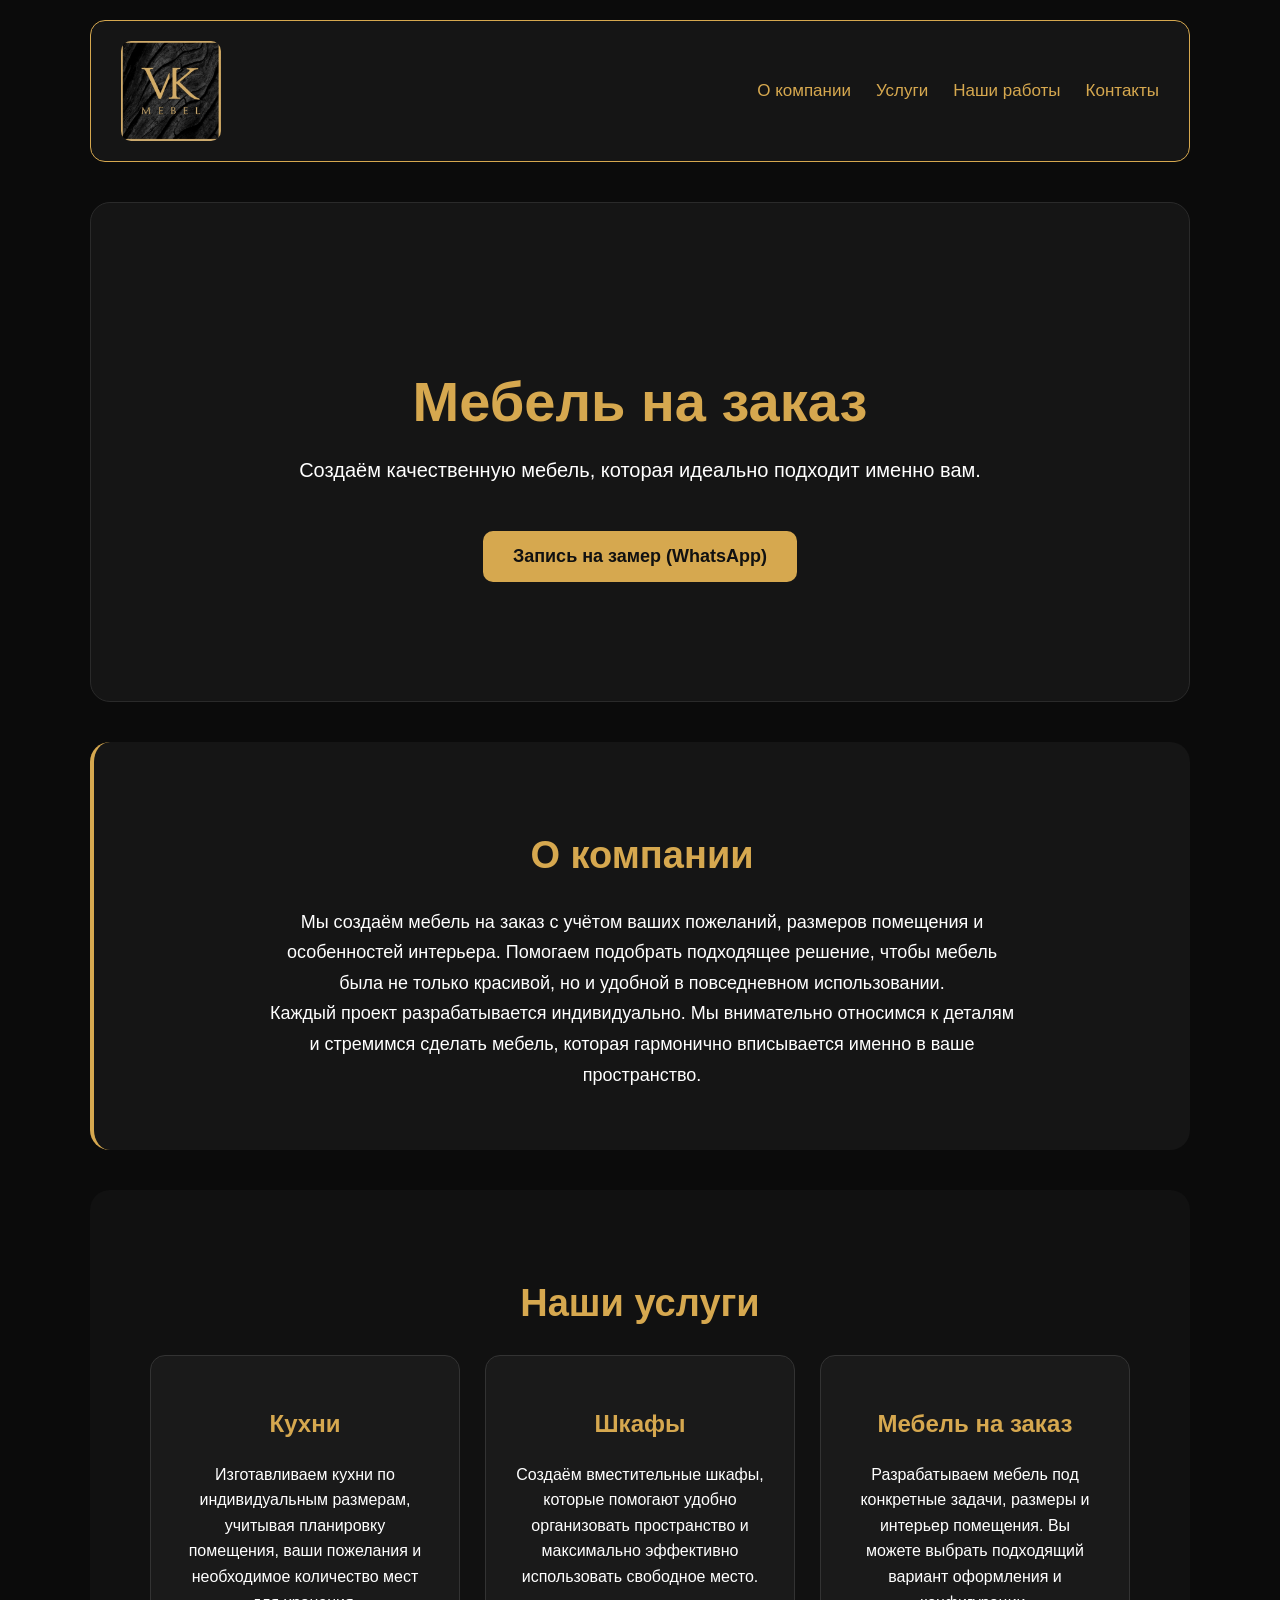
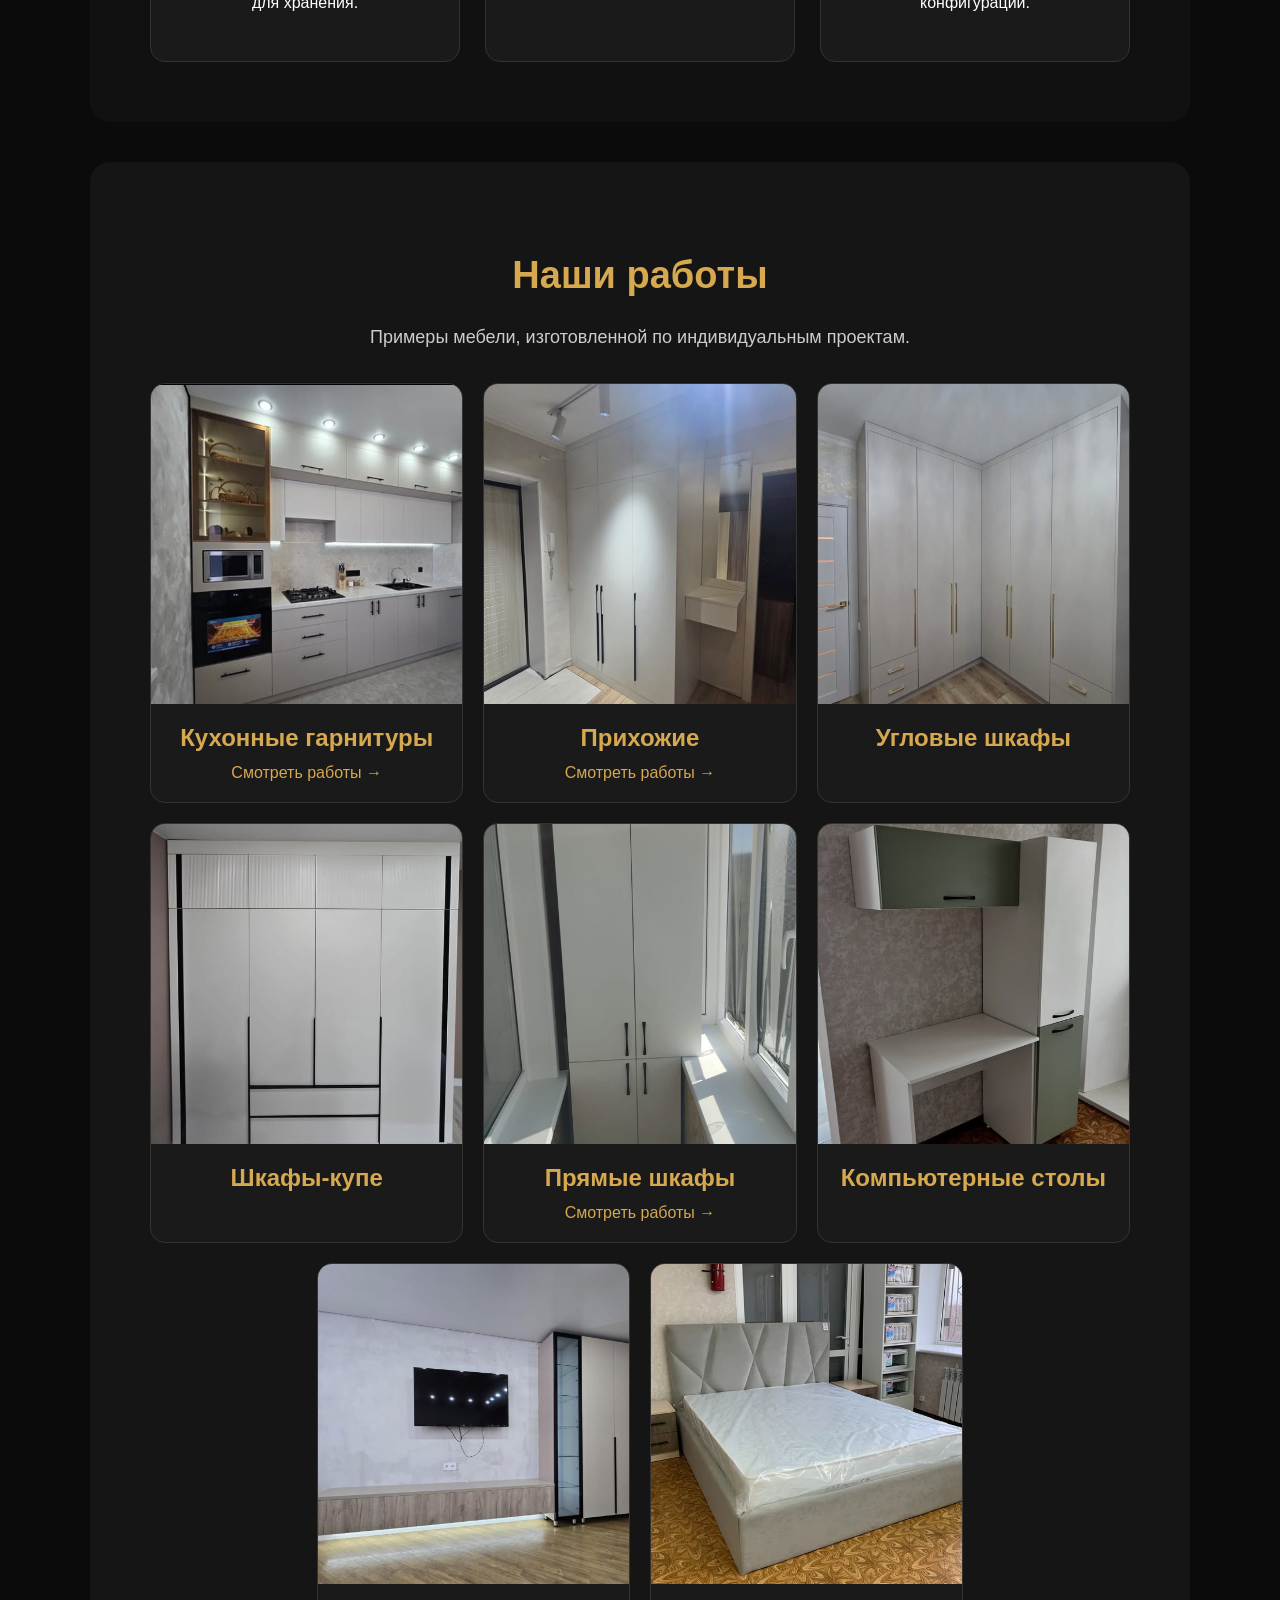
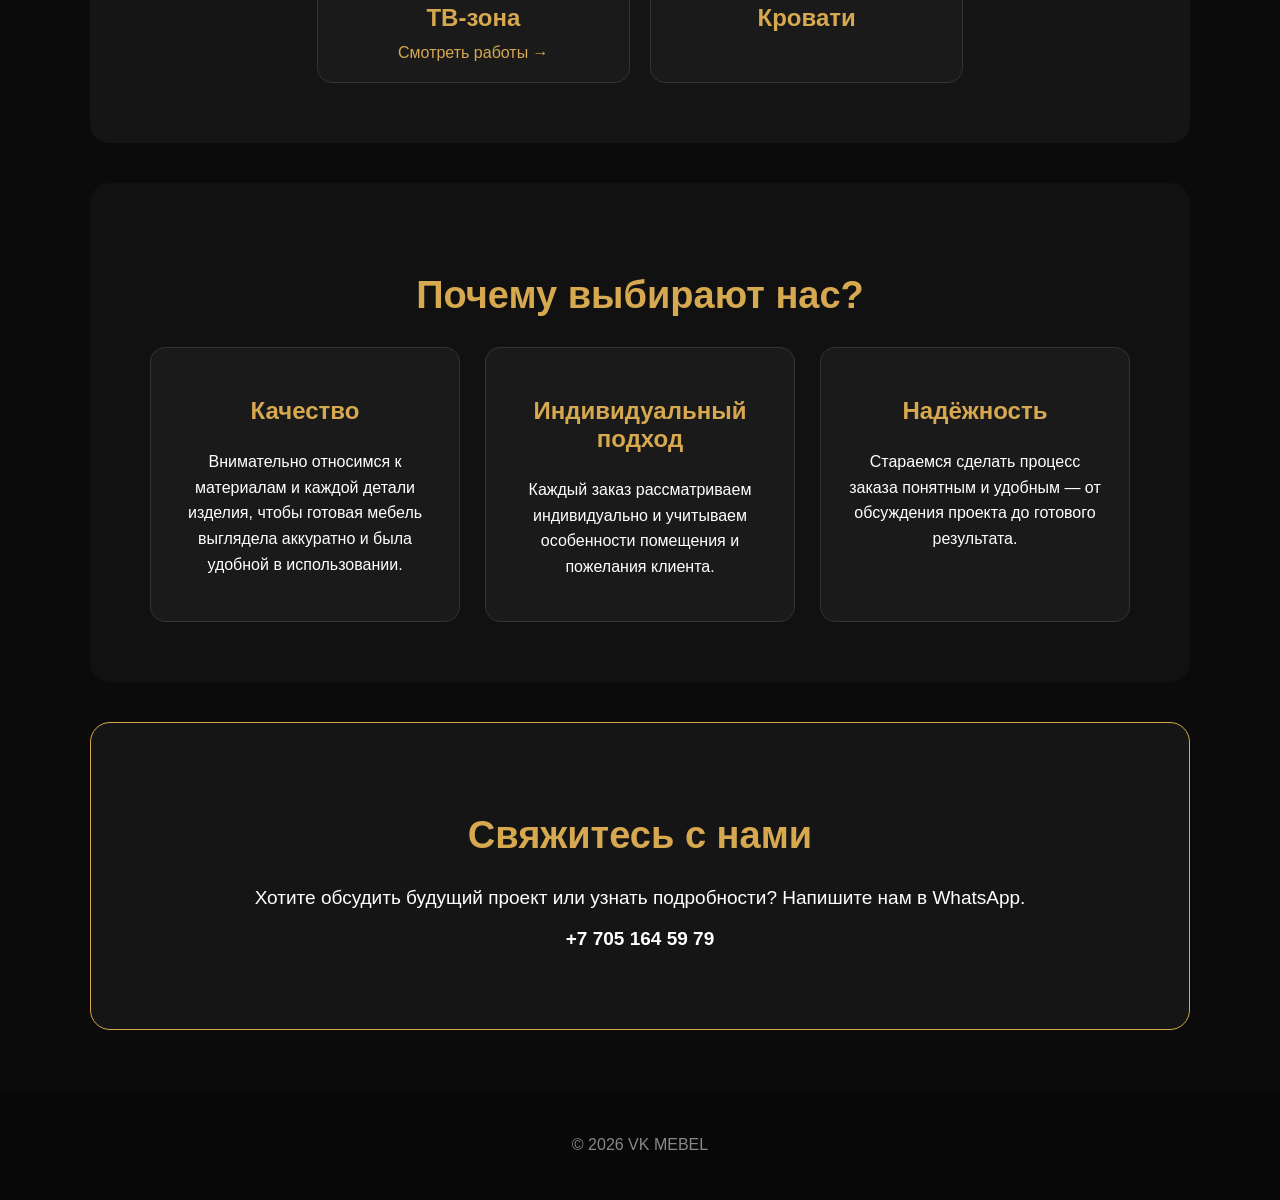
<file: index.html>
<!DOCTYPE html>
<html lang="ru">
<head>
    <meta charset="UTF-8">
    <meta name="viewport" content="width=device-width, initial-scale=1.0">

    <title>VK MEBEL — Мебель на заказ</title>

    <link rel="stylesheet" href="style.css">
</head>

<body>

    <!-- ШАПКА -->
    <header class="header">
        <img src="images/logo.png" alt="VK MEBEL" class="logo">

        <nav class="navigation">
            <a href="#about">О компании</a>
            <a href="#services">Услуги</a>
            <a href="#works">Наши работы</a>
            <a href="#contacts">Контакты</a>
        </nav>
    </header>


    <!-- ГЛАВНЫЙ ЭКРАН -->
    <section class="hero">

        <div class="hero-content">
            <h1>Мебель на заказ</h1>

            <p>
                Создаём качественную мебель,
                которая идеально подходит именно вам.
            </p>

            <a href="https://wa.me/77051645979" class="button" target="_blank">
    Запись на замер (WhatsApp)
</a>
        </div>

    </section>


    <!-- О КОМПАНИИ -->
    <section class="about" id="about">

        <h2>О компании</h2>

       <p>
    Мы создаём мебель на заказ с учётом ваших пожеланий,
    размеров помещения и особенностей интерьера.
    Помогаем подобрать подходящее решение, чтобы мебель
    была не только красивой, но и удобной в повседневном использовании.
</p>

<p>
    Каждый проект разрабатывается индивидуально.
    Мы внимательно относимся к деталям и стремимся сделать
    мебель, которая гармонично вписывается именно в ваше пространство.
</p>

    </section>


    <!-- УСЛУГИ -->
    <section class="services" id="services">

        <h2>Наши услуги</h2>

        <div class="services-container">

            <div class="service-card">
                <h3>Кухни</h3>
                <p>
    Изготавливаем кухни по индивидуальным размерам,
    учитывая планировку помещения, ваши пожелания
    и необходимое количество мест для хранения.
</p>
            </div>

            <div class="service-card">
                <h3>Шкафы</h3>
               <p>
    Создаём вместительные шкафы, которые помогают
    удобно организовать пространство и максимально
    эффективно использовать свободное место.
</p>
            </div>

            <div class="service-card">
                <h3>Мебель на заказ</h3>
                <p>
    Разрабатываем мебель под конкретные задачи,
    размеры и интерьер помещения. Вы можете выбрать
    подходящий вариант оформления и конфигурации.
</p>
            </div>

        </div>

    </section>


    <!-- НАШИ РАБОТЫ -->
    <section class="works" id="works">

    <h2>Наши работы</h2>

    <p class="works-description">
        Примеры мебели, изготовленной по индивидуальным проектам.
    </p>

    <div class="works-container">

    <a href="kitchens.html" class="work-card work-link">
    <img src="images/kitchen.png" alt="Кухонные гарнитуры">

    <h3>Кухонные гарнитуры</h3>

    <span class="view-gallery">
        Смотреть работы →
    </span>
</a>

    <a href="hallways.html" class="work-card work-link">
    <img src="images/hallway.png" alt="Прихожие">

    <h3>Прихожие</h3>

    <span class="view-gallery">
        Смотреть работы →
    </span>
</a>

    <div class="work-card">
        <img src="images/corner-wardrobe.png" alt="Угловые шкафы">
        <h3>Угловые шкафы</h3>
    </div>

    <div class="work-card">
        <img src="images/cupe-wardrobe.png" alt="Шкафы-купе">
        <h3>Шкафы-купе</h3>
    </div>

    <a href="straight-wardrobes.html" class="work-card work-link">
    <img src="images/straight-wardrobe.png" alt="Прямые шкафы">
    <h3>Прямые шкафы</h3>

    <span class="view-gallery">
        Смотреть работы →
    </span>
</a>

    <div class="work-card">
        <img src="images/computer-table.png" alt="Компьютерные столы">
        <h3>Компьютерные столы</h3>
    </div>

    <a href="tv-areas.html" class="work-card work-link">
    <img src="images/tv-area.png" alt="ТВ-зона">
    <h3>ТВ-зона</h3>

    <span class="view-gallery">
        Смотреть работы →
    </span>
</a>

    <div class="work-card">
        <img src="images/bed.png" alt="Кровати">
        <h3>Кровати</h3>
    </div>

</div>

</section>


    <!-- ПОЧЕМУ МЫ -->
    <section class="advantages">

        <h2>Почему выбирают нас?</h2>

        <div class="advantages-container">

            <div class="advantage">
                <h3>Качество</h3>
                <p>
    Внимательно относимся к материалам и каждой детали
    изделия, чтобы готовая мебель выглядела аккуратно
    и была удобной в использовании.
</p>
            </div>

            <div class="advantage">
                <h3>Индивидуальный подход</h3>
                <p>
    Каждый заказ рассматриваем индивидуально и учитываем
    особенности помещения и пожелания клиента.
</p>
            </div>

            <div class="advantage">
                <h3>Надёжность</h3>
                <p>
    Стараемся сделать процесс заказа понятным и удобным —
    от обсуждения проекта до готового результата.
</p>
            </div>

        </div>

    </section>


    <!-- КОНТАКТЫ -->
    <section class="contacts" id="contacts">

    <h2>Свяжитесь с нами</h2>

    <p>
        Хотите обсудить будущий проект или узнать подробности?
        Напишите нам в WhatsApp.
    </p>

    <p>
        <strong>+7 705 164 59 79</strong>
    </p>

</section>


    <!-- ПОДВАЛ -->
    <footer class="footer">

        <p>© 2026 VK MEBEL</p>

    </footer>

</body>
</html>
</file>
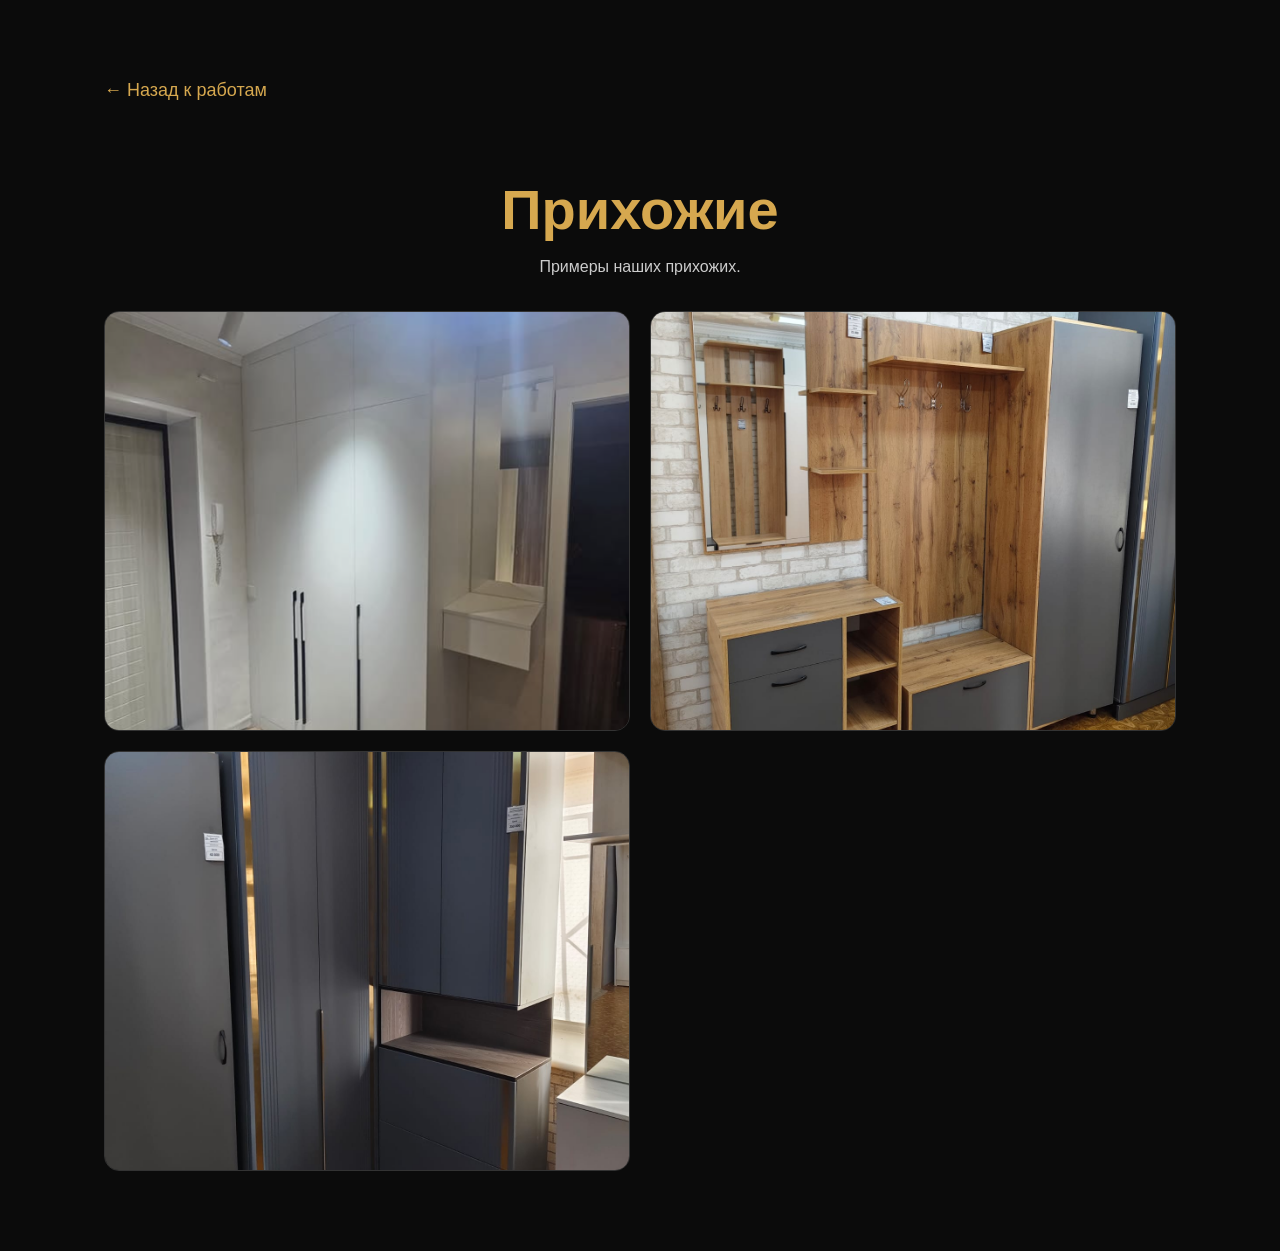
<file: hallways.html>
<!DOCTYPE html>
<html lang="ru">
<head>
    <meta charset="UTF-8">
    <meta name="viewport" content="width=device-width, initial-scale=1.0">
    <title>Прихожие — VK MEBEL</title>
    <link rel="stylesheet" href="style.css">
</head>
<body>

    <section class="gallery-page">

        <a href="index.html#works" class="back-link">← Назад к работам</a>

        <h1>Прихожие</h1>

        <p class="gallery-description">
            Примеры наших прихожих.
        </p>

        <div class="gallery-grid">


    <img src="images/hallway.png" alt="Прихожая">

    <img src="images/hallway-2.jfif" alt="Прихожая">

    <img src="images/hallway-3.jfif" alt="Прихожая">

</div>            



    </section>

</body>
</html>
</file>
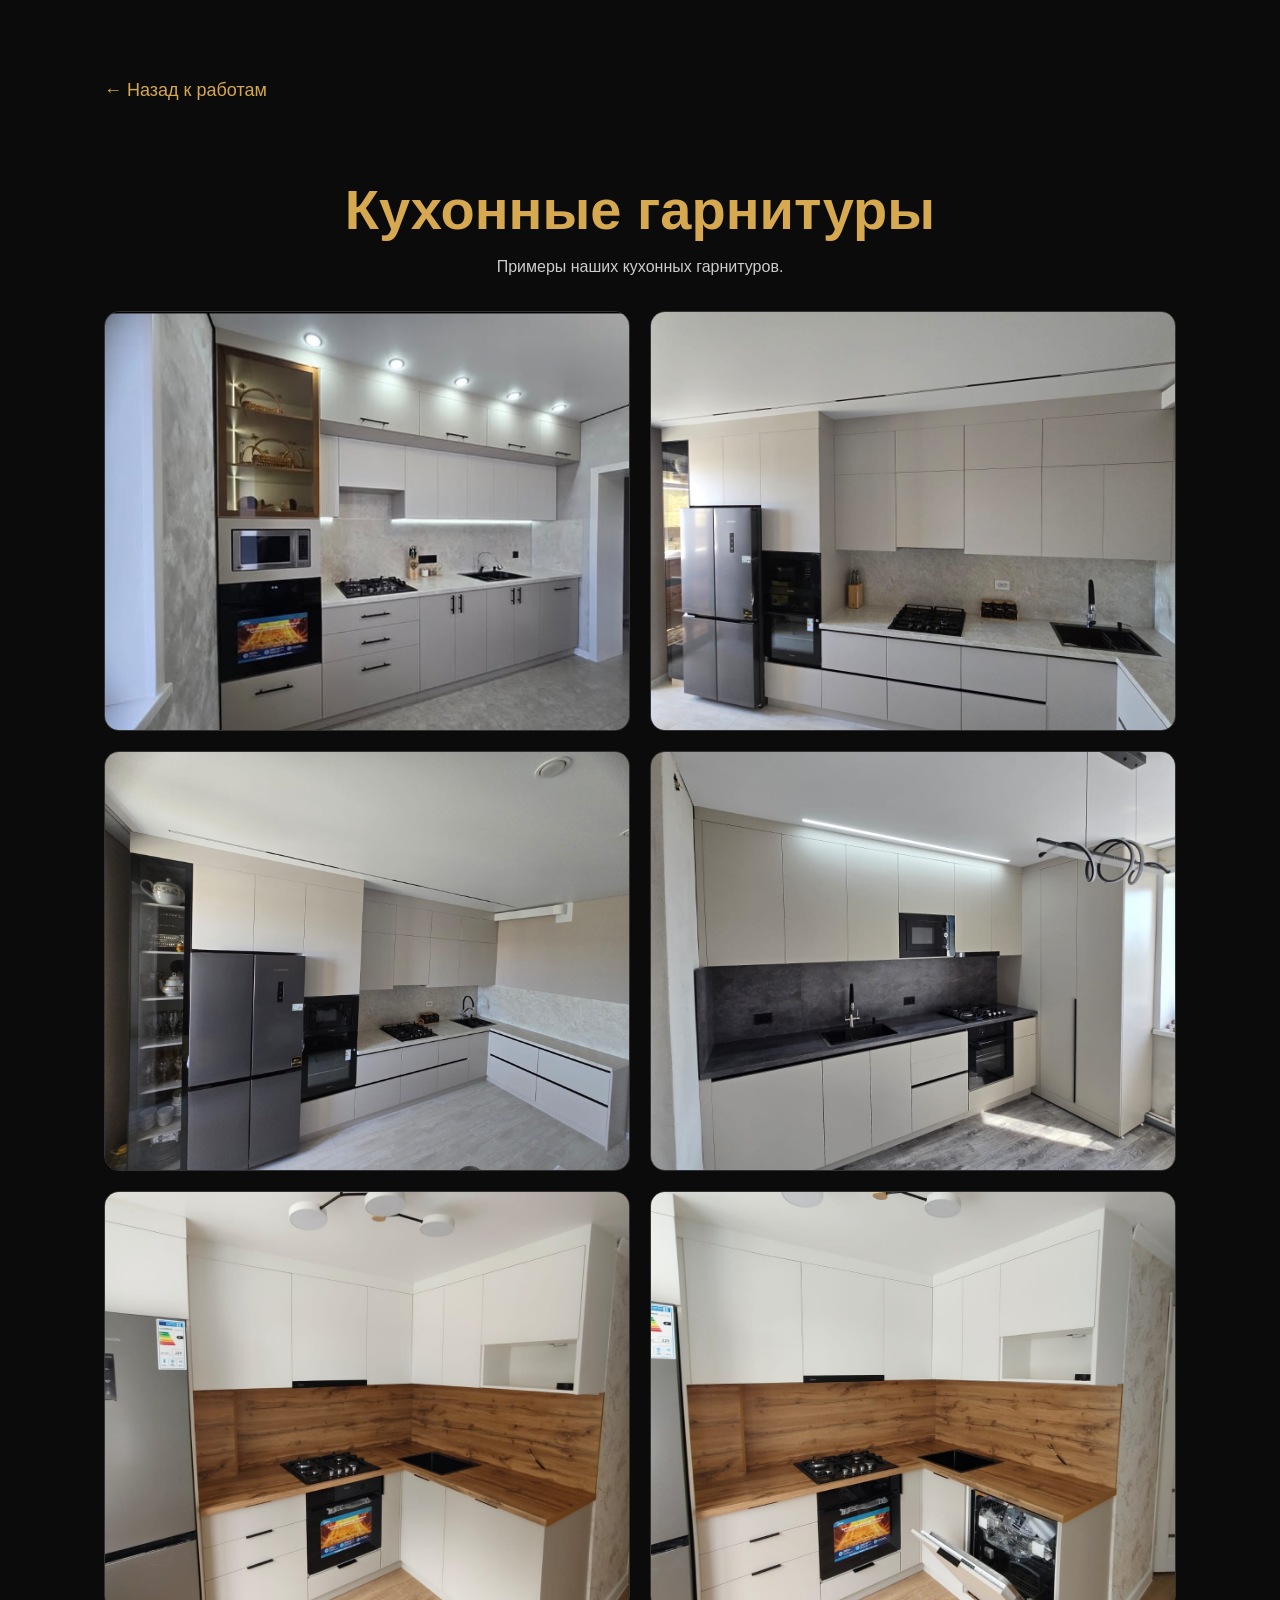
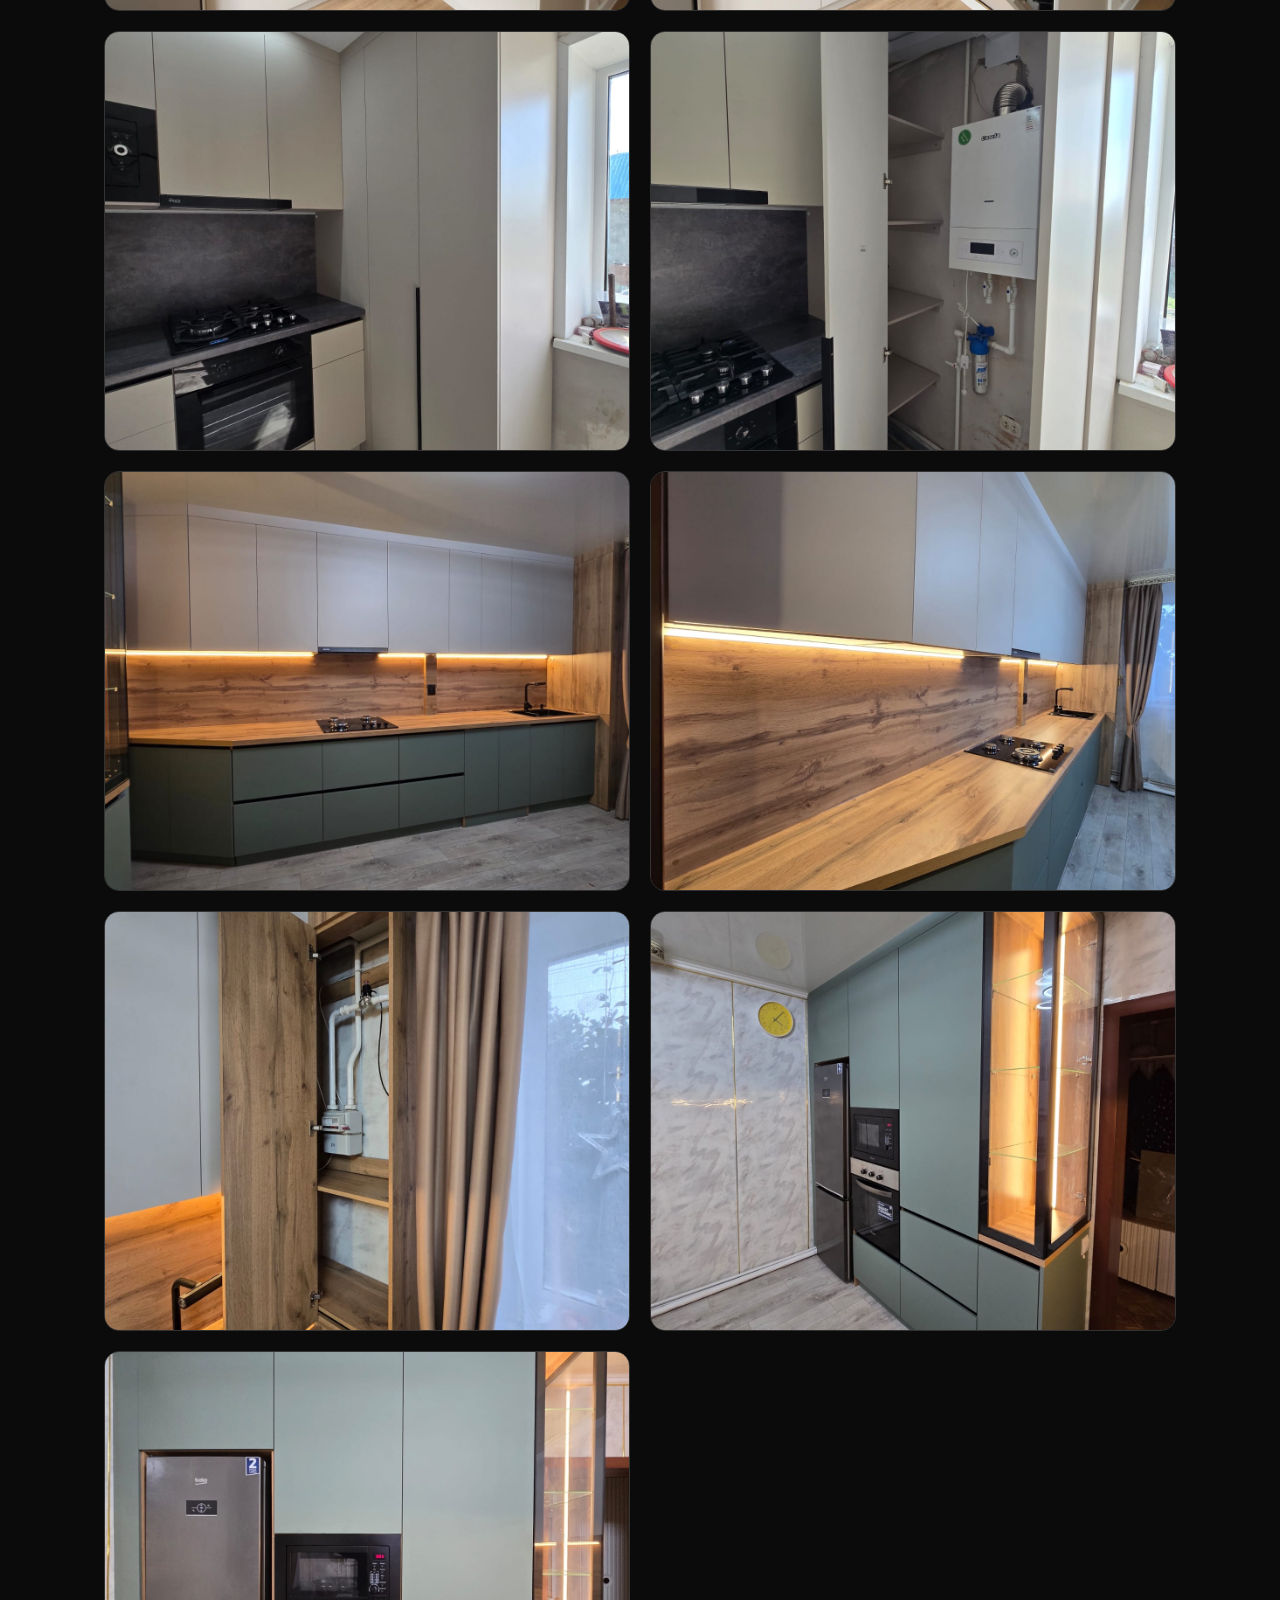
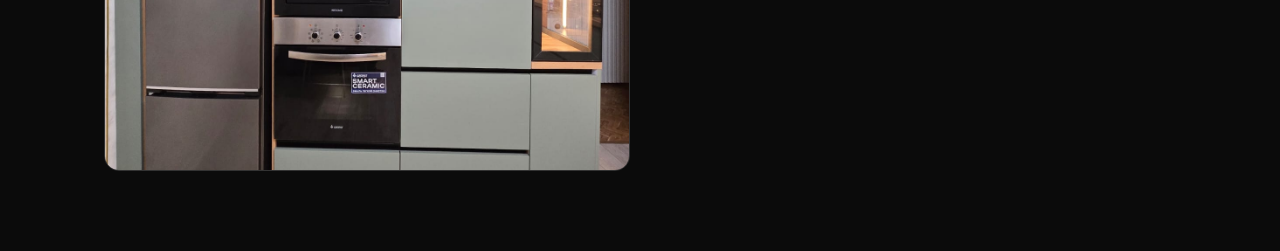
<file: kitchens.html>
<!DOCTYPE html>
<html lang="ru">
<head>
    <meta charset="UTF-8">
    <meta name="viewport" content="width=device-width, initial-scale=1.0">
    <title>Кухонные гарнитуры — VK MEBEL</title>
    <link rel="stylesheet" href="style.css">
</head>
<body>

    <section class="gallery-page">

        <a href="index.html#works" class="back-link">← Назад к работам</a>

        <h1>Кухонные гарнитуры</h1>

        <p class="gallery-description">
            Примеры наших кухонных гарнитуров.
        </p>

        <div class="gallery-grid">

            <img src="images/kitchen.png" alt="Кухонный гарнитур">

            <img src="images/kitchen-2.jfif" alt="Кухонный гарнитур">

            <img src="images/kitchen-3.jfif" alt="Кухонный гарнитур">

            <img src="images/kitchen-4.jfif" alt="Кухонный гарнитур">

            <img src="images/kitchen-5.jfif" alt="Кухонный гарнитур">

            <img src="images/kitchen-7.jfif" alt="Кухонный гарнитур">

            <img src="images/straight-wardrobe-4.jfif" alt="Кухонный гарнитур">
            
            <img src="images/kitchen-6.jfif" alt="Кухонный гарнитур">
            
            <img src="images/kitchen-8.jfif" alt="Кухонный гарнитур">

            <img src="images/kitchen-9.jfif" alt="Кухонный гарнитур">

            <img src="images/kitchen-10.jfif" alt="Кухонный гарнитур">

            <img src="images/kitchen-11.jfif" alt="Кухонный гарнитур">

            <img src="images/kitchen-12.jfif" alt="Кухонный гарнитур">

        </div>

    </section>

</body>
</html>
</file>
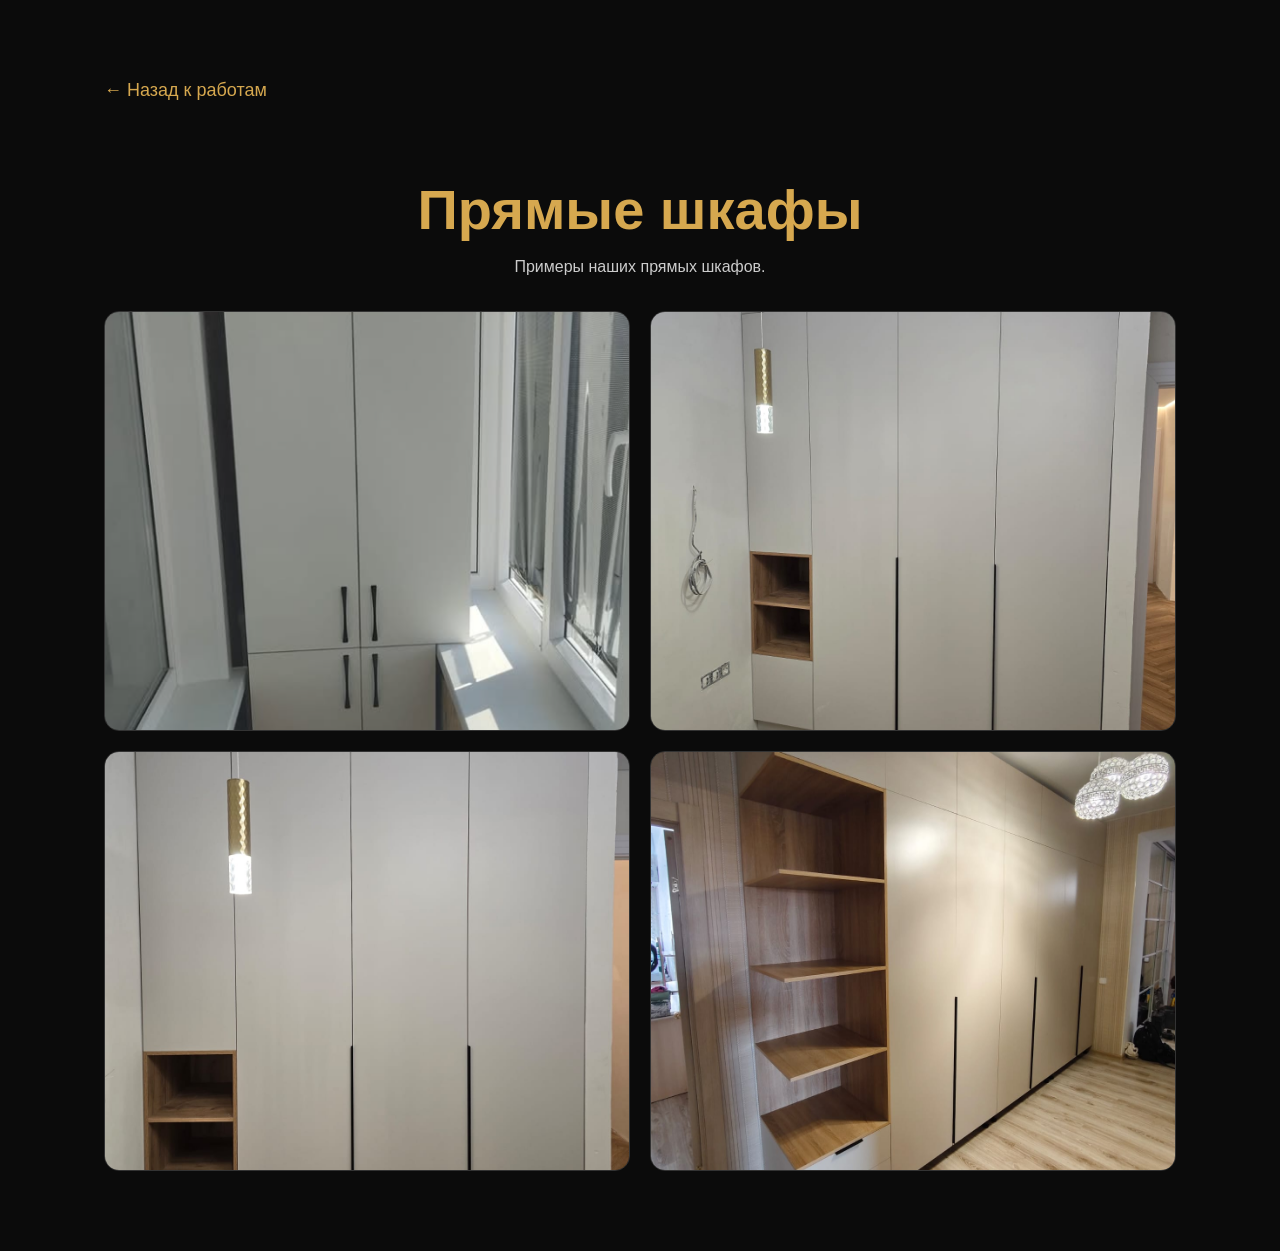
<file: straight-wardrobes.html>
<!DOCTYPE html>
<html lang="ru">
<head>
    <meta charset="UTF-8">
    <meta name="viewport" content="width=device-width, initial-scale=1.0">
    <title>Прямые шкафы — VK MEBEL</title>
    <link rel="stylesheet" href="style.css">
</head>
<body>

    <section class="gallery-page">

        <a href="index.html#works" class="back-link">← Назад к работам</a>

        <h1>Прямые шкафы</h1>

        <p class="gallery-description">
            Примеры наших прямых шкафов.
        </p>

        <div class="gallery-grid">

            <img src="images/straight-wardrobe.png" alt="Прямой шкаф">

            <img src="images/straight-wardrobe-2.jfif" alt="Прямой шкаф">

            <img src="images/straight-wardrobe-3.jfif" alt="Прямой шкаф">

            <img src="images/straight-wardrobe-5.jfif" alt="Прямой шкаф">

        </div>

    </section>

</body>
</html>
</file>
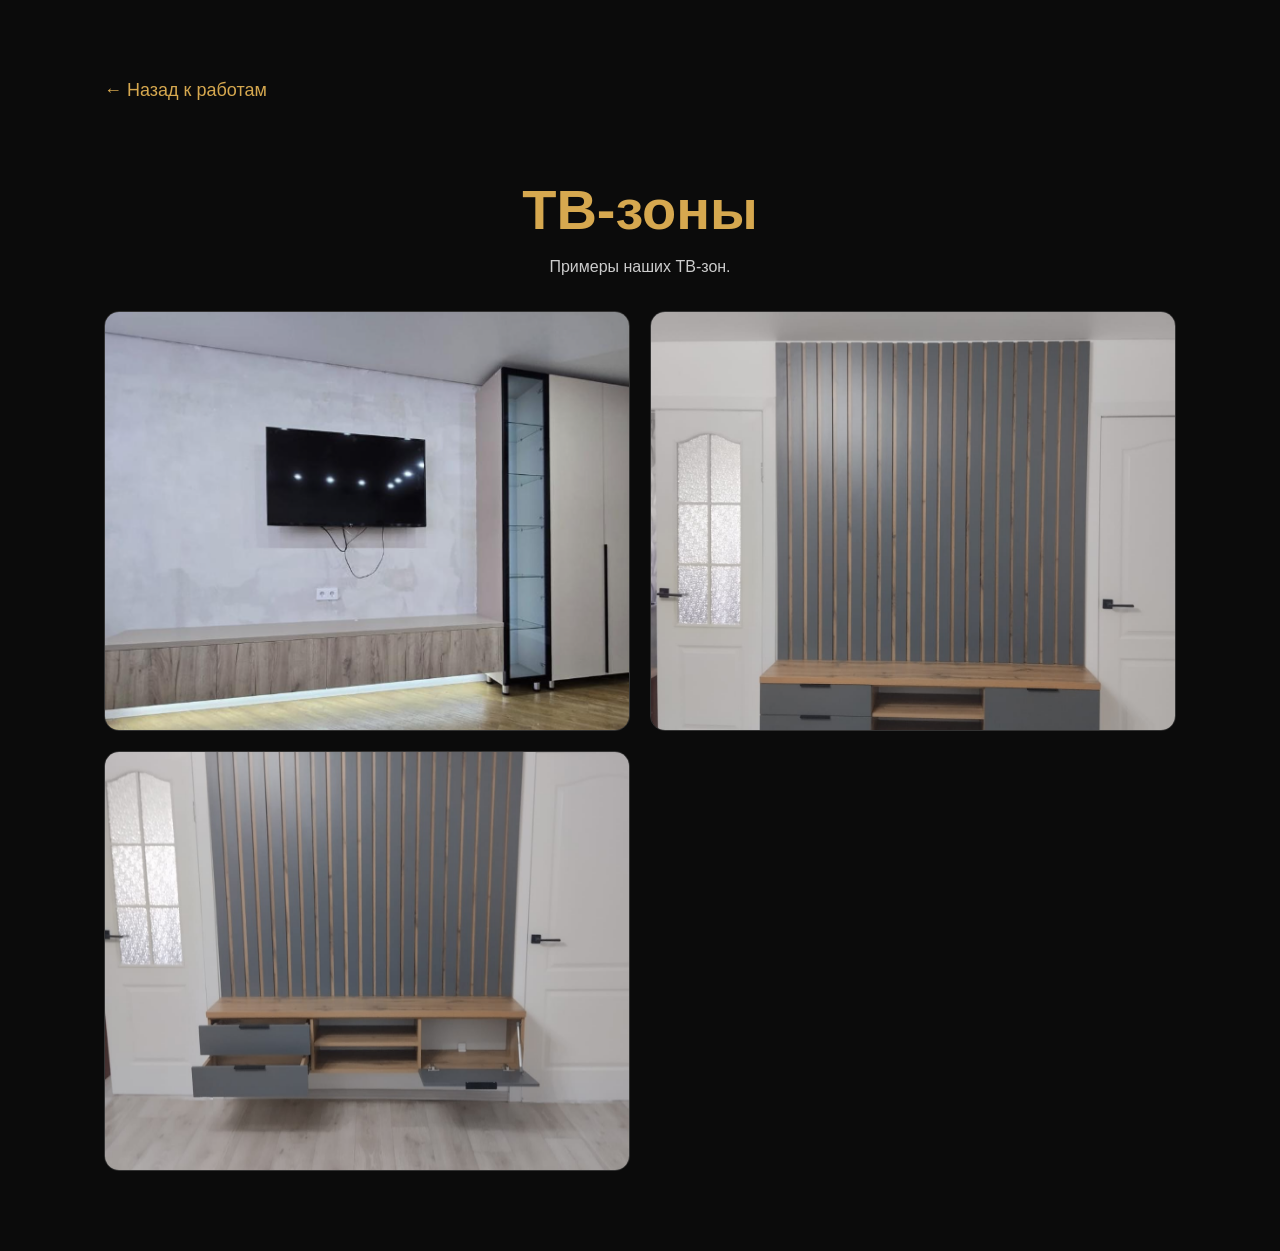
<file: tv-areas.html>
<!DOCTYPE html>
<html lang="ru">
<head>
    <meta charset="UTF-8">
    <meta name="viewport" content="width=device-width, initial-scale=1.0">
    <title>ТВ-зоны — VK MEBEL</title>
    <link rel="stylesheet" href="style.css">
</head>
<body>

    <section class="gallery-page">

        <a href="index.html#works" class="back-link">← Назад к работам</a>

        <h1>ТВ-зоны</h1>

        <p class="gallery-description">
            Примеры наших ТВ-зон.
        </p>

        <div class="gallery-grid">

            <img src="images/tv-area.png" alt="ТВ-зона">

            <img src="images/tv-area-2.jfif" alt="ТВ-зона">

            <img src="images/tv-area-3.jfif" alt="ТВ-зона">

        </div>

    </section>

</body>
</html>
</file>
<file: style.css>
/* ОСНОВНЫЕ НАСТРОЙКИ */

* {
    box-sizing: border-box;
}

html {
    scroll-behavior: smooth;
}

body {
    margin: 0;
    background-color: #0b0b0b;
    color: #ffffff;
    font-family: Arial, sans-serif;
}


/* ОБЩИЕ НАСТРОЙКИ СЕКЦИЙ */

section {
    width: 90%;
    max-width: 1100px;
    margin: 40px auto;
    padding: 60px;
    border-radius: 20px;
}


/* ЗАГОЛОВКИ */

h1,
h2,
h3 {
    color: #d6a84f;
}

h1 {
    font-size: 56px;
    margin-bottom: 20px;
}

h2 {
    font-size: 38px;
    text-align: center;
    margin-bottom: 30px;
}

h3 {
    font-size: 24px;
}


/* ШАПКА */

.header {
    width: 90%;
    max-width: 1100px;
    margin: 20px auto;
    padding: 20px 30px;

    background-color: #151515;
    border: 1px solid #d6a84f;
    border-radius: 15px;

    display: flex;
    align-items: center;
    justify-content: space-between;
}

.logo {
    width: 100px;
    height: 100px;
    object-fit: cover;
    border-radius: 10px;
}

.navigation {
    display: flex;
    gap: 25px;
}

.navigation a {
    color: #d6a84f;
    text-decoration: none;
    font-size: 17px;

    transition: 0.3s;
}

.navigation a:hover {
    color: #ffffff;
}


/* ГЛАВНЫЙ ЭКРАН */

.hero {
    min-height: 500px;

    display: flex;
    align-items: center;
    justify-content: center;

    text-align: center;

    background-color: #151515;
    border: 1px solid #2a2a2a;
}

.hero-content {
    max-width: 750px;
}

.hero p {
    font-size: 20px;
    line-height: 1.6;
}


/* КНОПКА */

.button {
    display: inline-block;

    margin-top: 25px;
    padding: 15px 30px;

    background-color: #d6a84f;
    color: #111111;

    text-decoration: none;
    font-size: 18px;
    font-weight: bold;

    border-radius: 10px;

    transition: 0.3s;
}

.button:hover {
    transform: translateY(-3px);
    box-shadow: 0 8px 20px rgba(214, 168, 79, 0.3);
}


/* О КОМПАНИИ */

.about {
    background-color: #151515;
    border-left: 4px solid #d6a84f;

    text-align: center;
}

.about p {
    max-width: 750px;
    margin: 0 auto;

    font-size: 18px;
    line-height: 1.7;
}


/* УСЛУГИ */

.services {
    background-color: #111111;
}

.services-container {
    display: flex;
    gap: 25px;
    justify-content: center;
    flex-wrap: wrap;
}

.service-card {
    flex: 1;
    min-width: 220px;
    padding: 30px;

    background-color: #1a1a1a;
    border: 1px solid #333333;
    border-radius: 15px;

    text-align: center;

    transition: 0.3s;
}

.service-card:hover {
    transform: translateY(-7px);
    border-color: #d6a84f;
}

.service-card p {
    line-height: 1.6;
}


/* НАШИ РАБОТЫ */

.works {
    background-color: #151515;
    text-align: center;
}

.works p {
    font-size: 18px;
}


/* ПРЕИМУЩЕСТВА */

.advantages {
    background-color: #111111;
}

.advantages-container {
    display: flex;
    gap: 25px;
    justify-content: center;
    flex-wrap: wrap;
}

.advantage {
    flex: 1;
    min-width: 220px;

    padding: 25px;

    background-color: #1a1a1a;
    border-radius: 15px;

    text-align: center;

    border: 1px solid #333333;
}

.advantage p {
    line-height: 1.6;
}


/* КОНТАКТЫ */

.contacts {
    background-color: #151515;
    text-align: center;

    border: 1px solid #d6a84f;
}

.contacts p {
    font-size: 19px;
}


/* ПОДВАЛ */

.footer {
    padding: 30px;
    margin-top: 60px;

    background-color: #080808;

    text-align: center;
    color: #888888;
}

/* ГАЛЕРЕЯ РАБОТ */

.works-description {
    margin-bottom: 35px;
    color: #cccccc;
}

.works-container {
    display: grid;
    grid-template-columns: repeat(6, 1fr);
    gap: 20px;
}

.work-card {
    grid-column: span 2;
}

.work-card:nth-child(7) {
    grid-column: 2 / span 2;
}

.work-card:nth-child(8) {
    grid-column: 4 / span 2;
}

.work-card {
    overflow: hidden;

    background-color: #1a1a1a;
    border: 1px solid #333333;
    border-radius: 15px;

    transition: 0.3s;
}

.work-card:hover {
    transform: translateY(-7px);
    border-color: #d6a84f;
}

.work-card img {
    display: block;
    width: 100%;
    height: 320px;

    object-fit: cover;
}

.work-card h3 {
    margin: 0;
    padding: 20px;

    text-align: center;
}

.gallery-page {
    width: 90%;
    max-width: 1200px;
    margin: 40px auto;
    padding: 40px;
}

.back-link {
    display: inline-block;
    margin-bottom: 30px;
    color: #d6a84f;
    text-decoration: none;
    font-size: 18px;
}

.back-link:hover {
    text-decoration: underline;
}

.gallery-page h1 {
    text-align: center;
    margin-bottom: 15px;
}

.gallery-description {
    text-align: center;
    color: #cccccc;
    margin-bottom: 35px;
}

.gallery-grid {
    display: grid;
    grid-template-columns: repeat(2, 1fr);
    gap: 20px;
}

.gallery-grid img {
    width: 100%;
    height: 420px;
    object-fit: cover;
    border-radius: 15px;
    border: 1px solid #333333;
    transition: 0.3s;
}

.gallery-grid img:hover {
    transform: scale(1.02);
    border-color: #d6a84f;
}

.work-link {
    text-decoration: none;
    color: inherit;
    cursor: pointer;
}

.view-gallery {
    display: block;
    text-align: center;
    color: #d6a84f;
    font-size: 16px;
    margin: -8px 0 20px;
    transition: 0.3s;
}

.work-link:hover .view-gallery {
    transform: translateX(5px);
    color: #f0c66d;
}

@media (max-width: 768px) {

    section {
        width: 92%;
        padding: 30px 20px;
        margin: 25px auto;
    }

    .header {
        width: 92%;
        flex-direction: column;
        gap: 20px;
        text-align: center;
    }

    .navigation {
        flex-direction: column;
        gap: 12px;
    }

    .logo {
        width: 80px;
        height: 80px;
    }

    h1 {
        font-size: 38px;
    }

    h2 {
        font-size: 30px;
    }

    .hero {
        min-height: 380px;
    }

    .hero p {
        font-size: 18px;
    }

    .works-container {
    grid-template-columns: 1fr;
}

.work-card,
.work-card:nth-child(7),
.work-card:nth-child(8) {
    grid-column: 1;
}

    .work-card img {
        height: 280px;
    }

    .services-container,
    .advantages-container {
        flex-direction: column;
    }

    .button {
        width: 100%;
        text-align: center;
    }

    .gallery-page {
    width: 92%;
    padding: 25px 15px;
}

.gallery-grid {
    grid-template-columns: 1fr;
}

.gallery-grid img {
    height: 300px;
}
}
</file>
